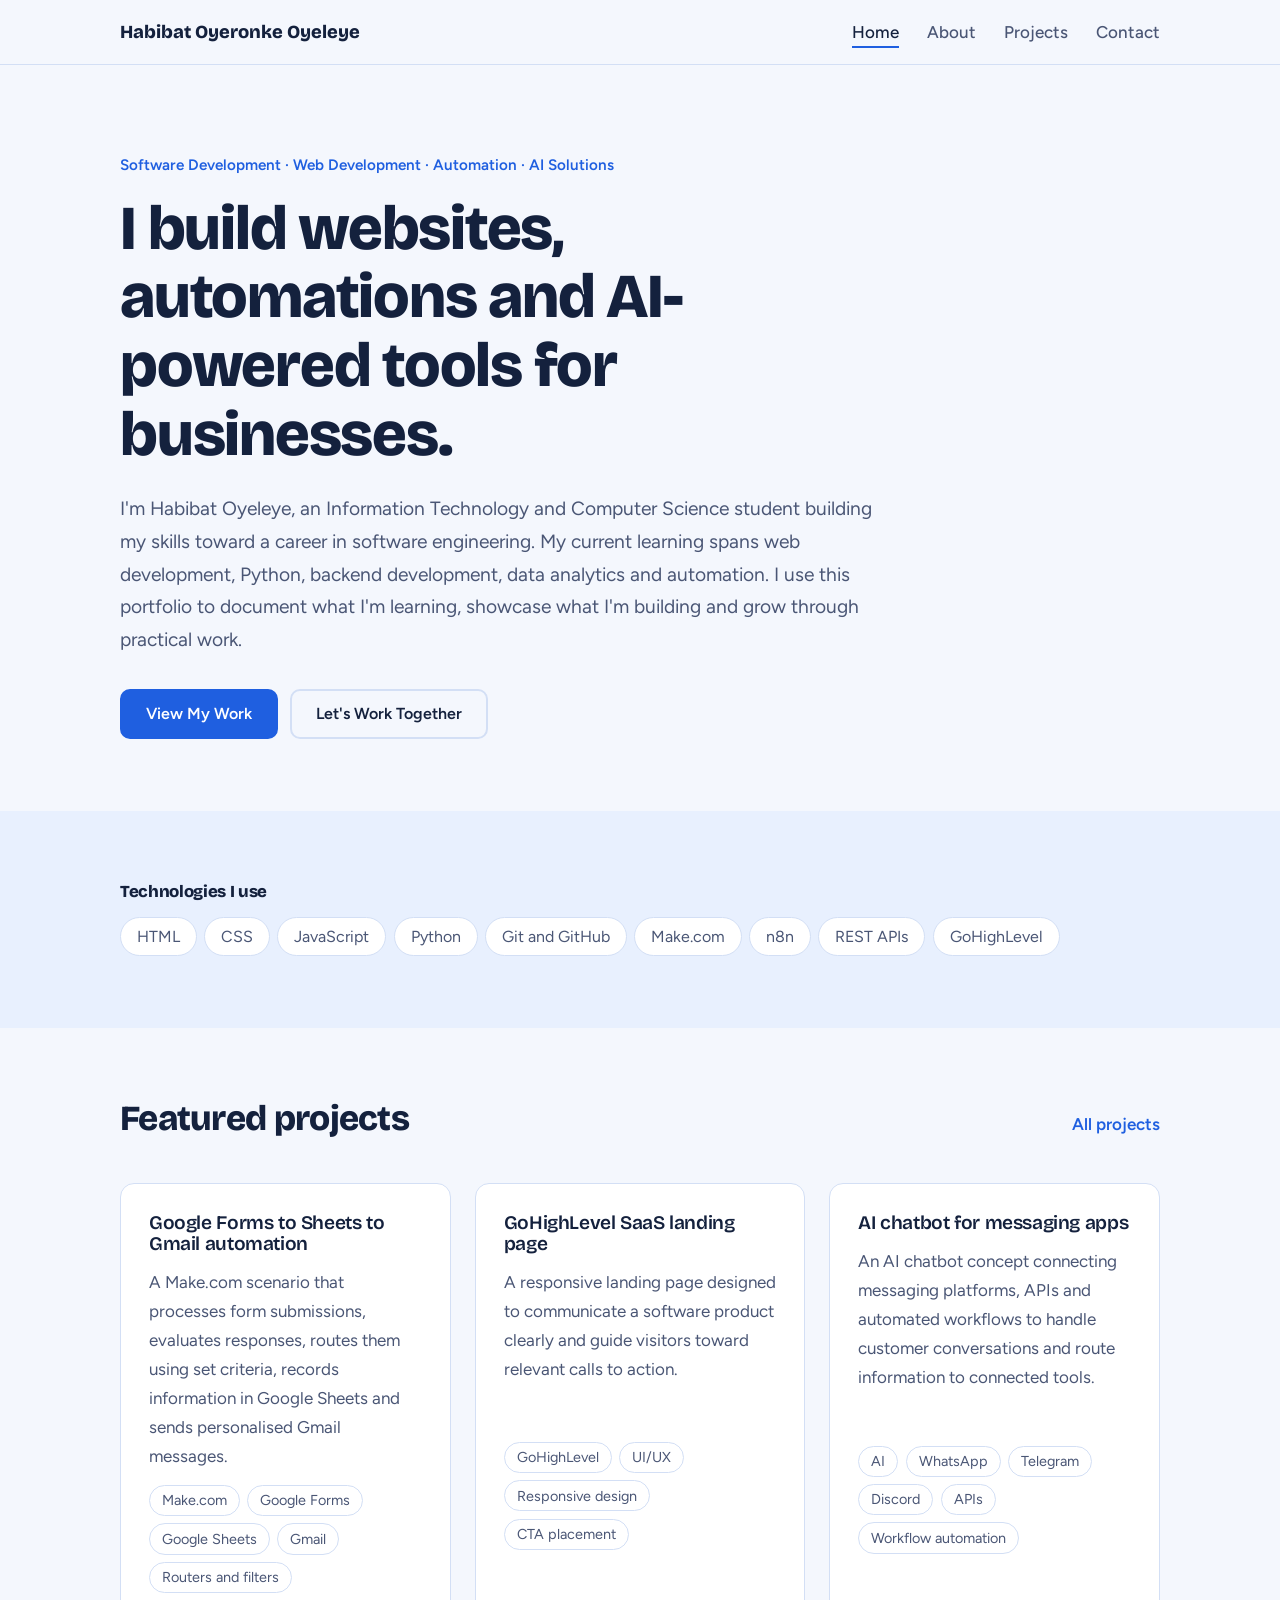
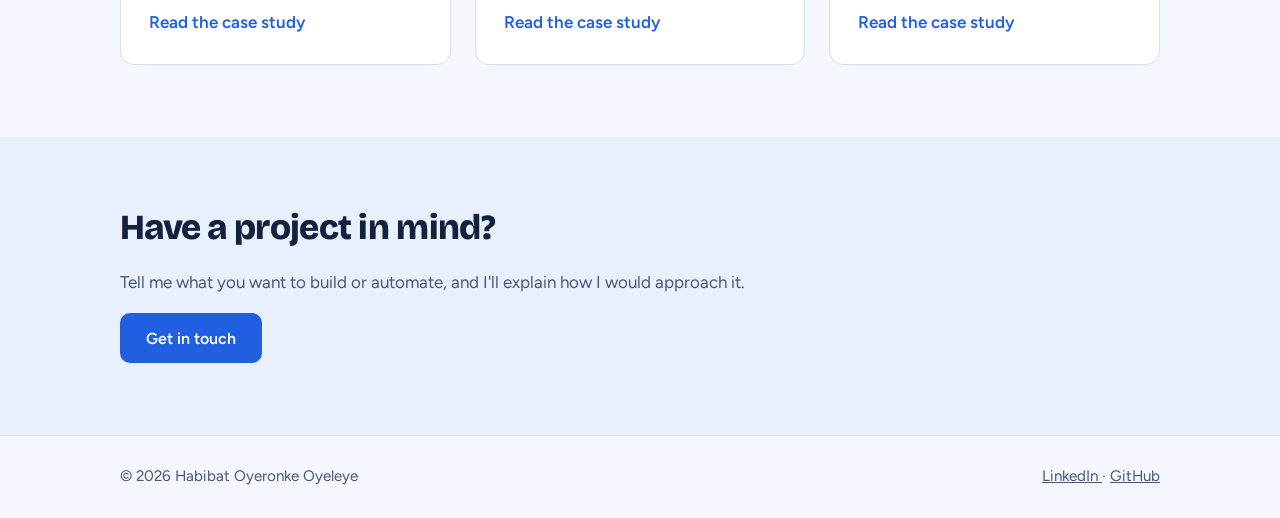
<file: index.html>
<!DOCTYPE html>
<html lang="en">
<head>
  <meta charset="utf-8">
  <meta name="viewport" content="width=device-width, initial-scale=1">

  <title>Habibat Oyeronke Oyeleye | Software Developer</title>

  <meta
    name="description"
    content="Habibat Oyeronke Oyeleye is an aspiring software engineer building websites, automation systems and AI-powered solutions."
  >

  <meta name="author" content="Habibat Oyeronke Oyeleye">

  <link rel="preconnect" href="https://fonts.googleapis.com">
  <link rel="preconnect" href="https://fonts.gstatic.com" crossorigin>

  <link
    href="https://fonts.googleapis.com/css2?family=Bricolage+Grotesque:opsz,wght@12..96,600;12..96,800&family=Figtree:wght@400;500;600&display=swap"
    rel="stylesheet"
  >

  <link rel="stylesheet" href="style.css">
</head>

<body>

<header class="site-header">
  <div class="wrap bar">

    <a class="brand" href="index.html">
      Habibat Oyeronke Oyeleye
    </a>

    <button
      class="menu"
      type="button"
      aria-expanded="false"
      aria-controls="nav"
      aria-label="Open navigation menu"
    >
      Menu
    </button>

    <nav id="nav" aria-label="Main navigation">
      <a href="index.html">Home</a>
      <a href="about.html">About</a>
      <a href="projects.html">Projects</a>
      <a href="contact.html">Contact</a>
    </nav>

  </div>
</header>

<main>

<section class="hero">
  <div class="wrap">

    <p class="eyebrow">
      Software Development · Web Development · Automation · AI Solutions
    </p>

    <h1>
      I build websites, automations and AI-powered tools for businesses.
    </h1>

    <p class="lede">
      I'm Habibat Oyeleye, an Information Technology and Computer Science
      student building my skills toward a career in software engineering.
      My current learning spans web development, Python, backend development,
      data analytics and automation. I use this portfolio to document what
      I'm learning, showcase what I'm building and grow through practical work.
    </p>

    <div class="actions">
      <a class="btn" href="projects.html">View My Work</a>
      <a class="btn ghost" href="contact.html">Let's Work Together</a>
    </div>

  </div>
</section>

<section class="band">
  <div class="wrap">

    <h2 class="small">Technologies I use</h2>

    <ul class="chips big">
      <li>HTML</li>
      <li>CSS</li>
      <li>JavaScript</li>
      <li>Python</li>
      <li>Git and GitHub</li>
      <li>Make.com</li>
      <li>n8n</li>
      <li>REST APIs</li>
      <li>GoHighLevel</li>
    </ul>

  </div>
</section>

<section>
  <div class="wrap">

    <div class="head">
      <h2>Featured projects</h2>
      <a class="more" href="projects.html">All projects</a>
    </div>

    <div class="grid">

      <article class="card">
        <h3>Google Forms to Sheets to Gmail automation</h3>

        <p>
          A Make.com scenario that processes form submissions, evaluates
          responses, routes them using set criteria, records information
          in Google Sheets and sends personalised Gmail messages.
        </p>

        <ul class="chips">
          <li>Make.com</li>
          <li>Google Forms</li>
          <li>Google Sheets</li>
          <li>Gmail</li>
          <li>Routers and filters</li>
        </ul>

        <a class="more" href="projects.html">
          Read the case study
        </a>
      </article>

      <article class="card">
        <h3>GoHighLevel SaaS landing page</h3>

        <p>
          A responsive landing page designed to communicate a software
          product clearly and guide visitors toward relevant calls to action.
        </p>

        <ul class="chips">
          <li>GoHighLevel</li>
          <li>UI/UX</li>
          <li>Responsive design</li>
          <li>CTA placement</li>
        </ul>

        <a class="more" href="projects.html">
          Read the case study
        </a>
      </article>

      <article class="card">
        <h3>AI chatbot for messaging apps</h3>

        <p>
          An AI chatbot concept connecting messaging platforms, APIs and
          automated workflows to handle customer conversations and route
          information to connected tools.
        </p>

        <ul class="chips">
          <li>AI</li>
          <li>WhatsApp</li>
          <li>Telegram</li>
          <li>Discord</li>
          <li>APIs</li>
          <li>Workflow automation</li>
        </ul>

        <a class="more" href="projects.html">
          Read the case study
        </a>
      </article>

    </div>

  </div>
</section>

<section class="band">
  <div class="wrap cta">

    <h2>Have a project in mind?</h2>

    <p>
      Tell me what you want to build or automate, and I'll explain how
      I would approach it.
    </p>

    <a class="btn" href="contact.html">Get in touch</a>

  </div>
</section>

</main>

<footer class="site-footer">
  <div class="wrap foot">

    <span>
      &copy; <span id="year">2026</span> Habibat Oyeronke Oyeleye
    </span>

    <span>
      <a
        href="https://www.linkedin.com/in/oyeleye-habibat-oyeronke-9113a534a"
        rel="noopener noreferrer me"
      >
        LinkedIn
      </a>

      &middot;

      <a
        href="https://github.com/Oyinronke"
        rel="noopener noreferrer me"
      >
        GitHub
      </a>
    </span>

  </div>
</footer>

<script src="script.js"></script>

</body>
</html>
</file>
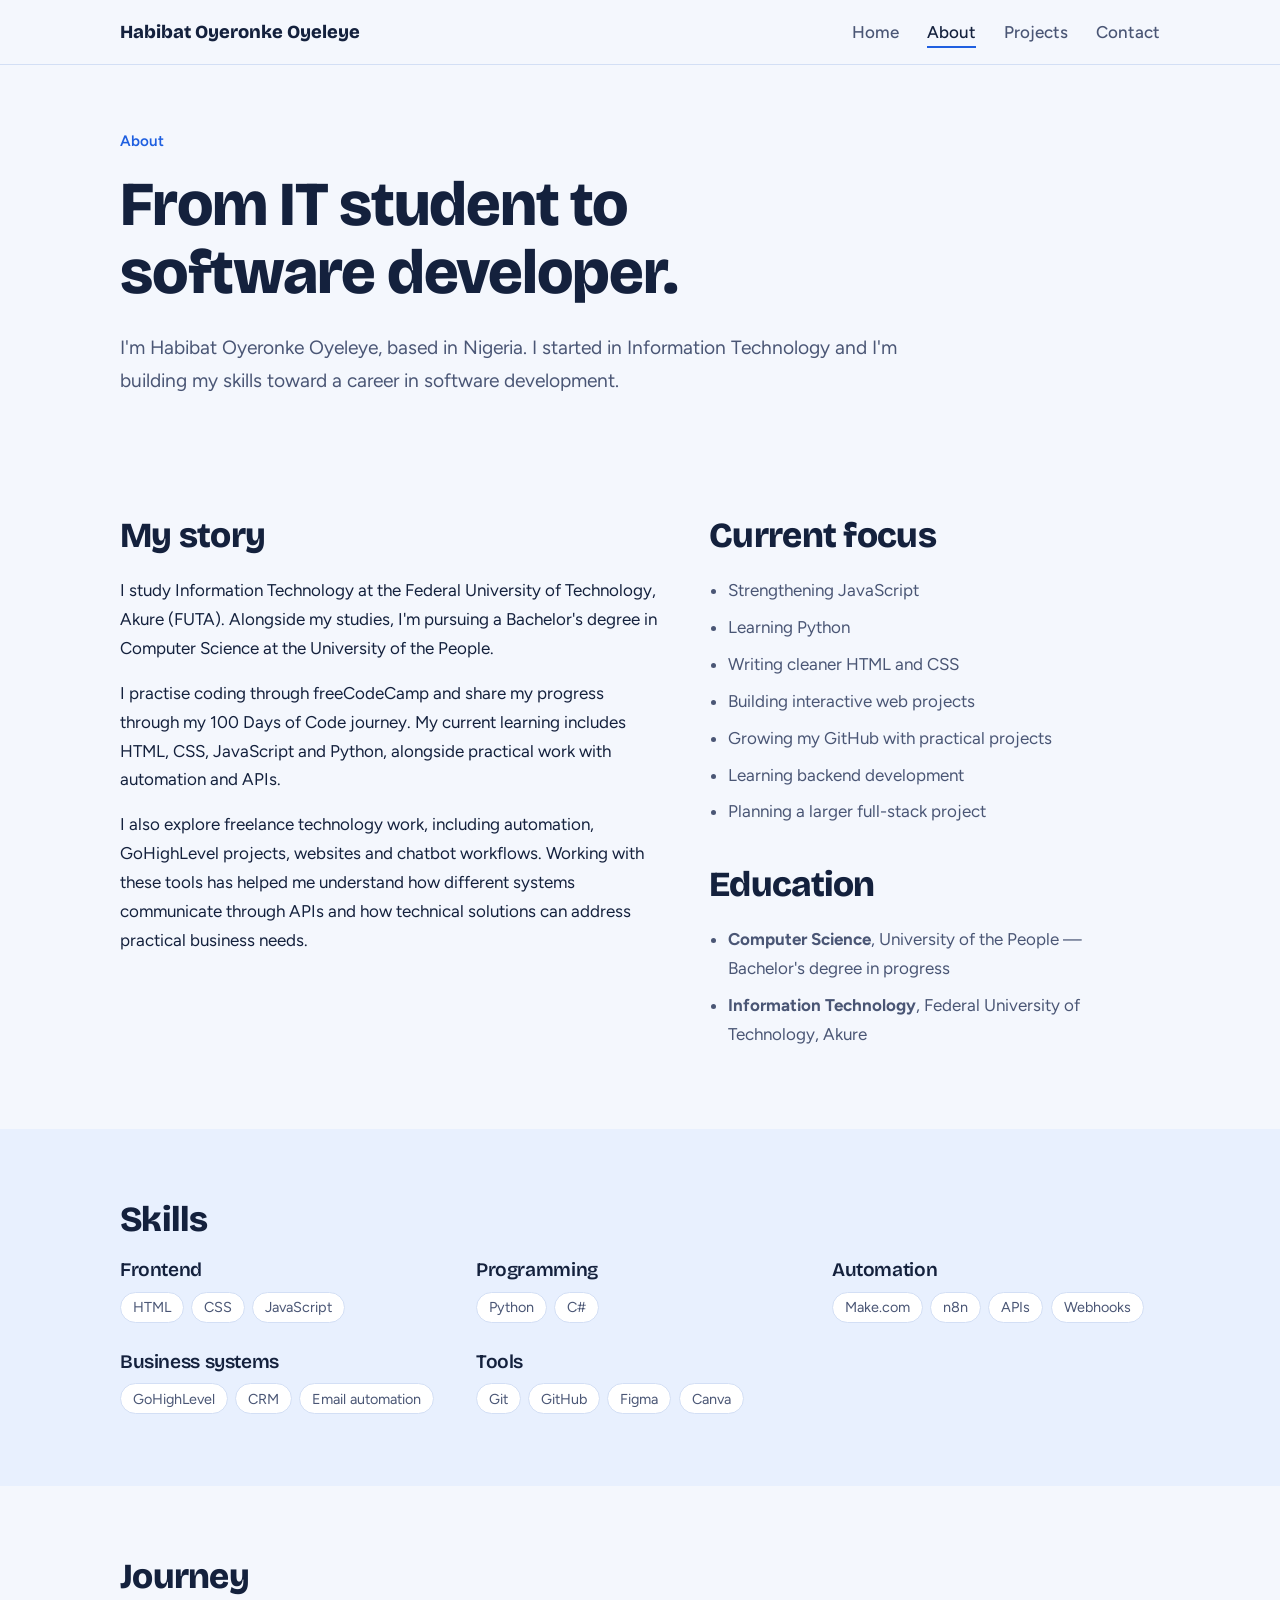
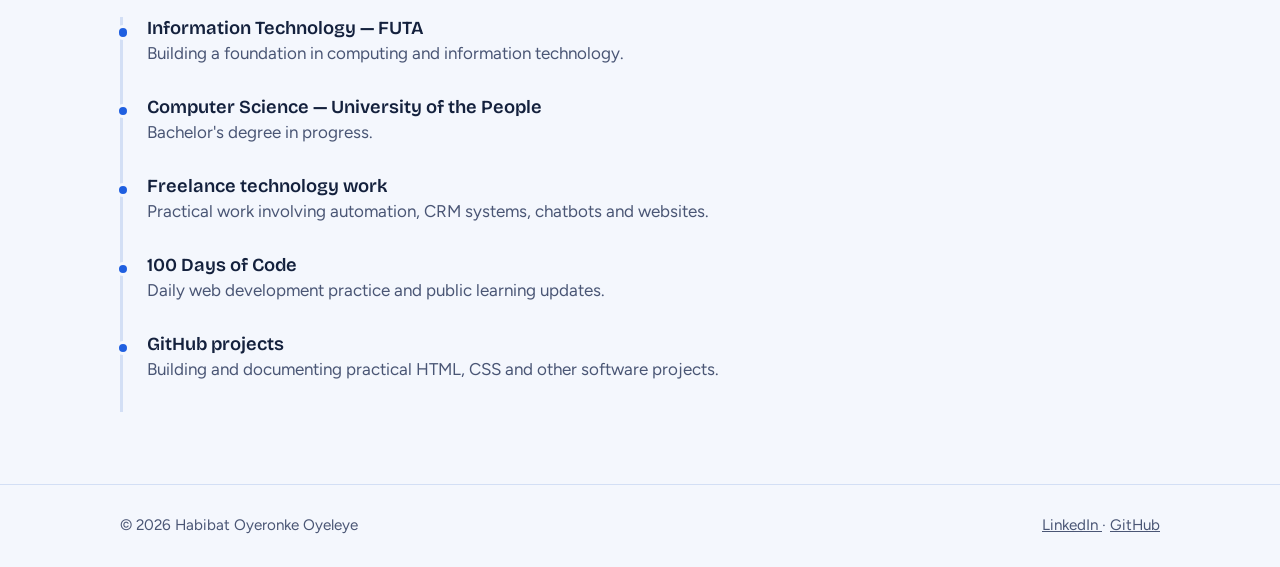
<file: about.html>
<!DOCTYPE html>
<html lang="en">
<head>
  <meta charset="utf-8">
  <meta name="viewport" content="width=device-width, initial-scale=1">

  <title>About | Habibat Oyeronke Oyeleye</title>

  <meta
    name="description"
    content="Learn about Habibat Oyeronke Oyeleye, an Information Technology and Computer Science student developing skills in software development, automation and web technologies."
  >

  <meta name="author" content="Habibat Oyeronke Oyeleye">

  <link rel="preconnect" href="https://fonts.googleapis.com">
  <link rel="preconnect" href="https://fonts.gstatic.com" crossorigin>

  <link
    href="https://fonts.googleapis.com/css2?family=Bricolage+Grotesque:opsz,wght@12..96,600;12..96,800&family=Figtree:wght@400;500;600&display=swap"
    rel="stylesheet"
  >

  <link rel="stylesheet" href="style.css">
</head>

<body>

<header class="site-header">
  <div class="wrap bar">

    <a class="brand" href="index.html">
      Habibat Oyeronke Oyeleye
    </a>

    <button
      class="menu"
      type="button"
      aria-expanded="false"
      aria-controls="nav"
      aria-label="Open navigation menu"
    >
      Menu
    </button>

    <nav id="nav" aria-label="Main navigation">
      <a href="index.html">Home</a>
      <a href="about.html">About</a>
      <a href="projects.html">Projects</a>
      <a href="contact.html">Contact</a>
    </nav>

  </div>
</header>

<main>

<section class="hero small-hero">
  <div class="wrap">

    <p class="eyebrow">About</p>

    <h1>
      From IT student to software developer.
    </h1>

    <p class="lede">
      I'm Habibat Oyeronke Oyeleye, based in Nigeria. I started in
      Information Technology and I'm building my skills toward a career
      in software development.
    </p>

  </div>
</section>

<section>
  <div class="wrap two">

    <div>
      <h2>My story</h2>

      <p>
        I study Information Technology at the Federal University of
        Technology, Akure (FUTA). Alongside my studies, I'm pursuing
        a Bachelor's degree in Computer Science at the University of
        the People.
      </p>

      <p>
        I practise coding through freeCodeCamp and share my progress
        through my 100 Days of Code journey. My current learning includes
        HTML, CSS, JavaScript and Python, alongside practical work with
        automation and APIs.
      </p>

      <p>
        I also explore freelance technology work, including automation,
        GoHighLevel projects, websites and chatbot workflows. Working
        with these tools has helped me understand how different systems
        communicate through APIs and how technical solutions can address
        practical business needs.
      </p>
    </div>

    <div>

      <h2>Current focus</h2>

      <ul class="list">
        <li>Strengthening JavaScript</li>
        <li>Learning Python</li>
        <li>Writing cleaner HTML and CSS</li>
        <li>Building interactive web projects</li>
        <li>Growing my GitHub with practical projects</li>
        <li>Learning backend development</li>
        <li>Planning a larger full-stack project</li>
      </ul>

      <h2 class="gap">Education</h2>

      <ul class="list">
        <li>
          <b>Computer Science</b>, University of the People —
          Bachelor's degree in progress
        </li>

        <li>
          <b>Information Technology</b>, Federal University of
          Technology, Akure
        </li>
      </ul>

    </div>

  </div>
</section>

<section class="band">
  <div class="wrap">

    <h2>Skills</h2>

    <div class="skills">

      <div>
        <h3>Frontend</h3>
        <ul class="chips">
          <li>HTML</li>
          <li>CSS</li>
          <li>JavaScript</li>
        </ul>
      </div>

      <div>
        <h3>Programming</h3>
        <ul class="chips">
          <li>Python</li>
          <li>C#</li>
        </ul>
      </div>

      <div>
        <h3>Automation</h3>
        <ul class="chips">
          <li>Make.com</li>
          <li>n8n</li>
          <li>APIs</li>
          <li>Webhooks</li>
        </ul>
      </div>

      <div>
        <h3>Business systems</h3>
        <ul class="chips">
          <li>GoHighLevel</li>
          <li>CRM</li>
          <li>Email automation</li>
        </ul>
      </div>

      <div>
        <h3>Tools</h3>
        <ul class="chips">
          <li>Git</li>
          <li>GitHub</li>
          <li>Figma</li>
          <li>Canva</li>
        </ul>
      </div>

    </div>

  </div>
</section>

<section>
  <div class="wrap">

    <h2>Journey</h2>

    <ol class="timeline">

      <li>
        <b>Information Technology — FUTA</b>
        <span>
          Building a foundation in computing and information technology.
        </span>
      </li>

      <li>
        <b>Computer Science — University of the People</b>
        <span>
          Bachelor's degree in progress.
        </span>
      </li>

      <li>
        <b>Freelance technology work</b>
        <span>
          Practical work involving automation, CRM systems, chatbots
          and websites.
        </span>
      </li>

      <li>
        <b>100 Days of Code</b>
        <span>
          Daily web development practice and public learning updates.
        </span>
      </li>

      <li>
        <b>GitHub projects</b>
        <span>
          Building and documenting practical HTML, CSS and other
          software projects.
        </span>
      </li>

    </ol>

  </div>
</section>

</main>

<footer class="site-footer">
  <div class="wrap foot">

    <span>
      &copy; <span id="year">2026</span> Habibat Oyeronke Oyeleye
    </span>

    <span>
      <a
        href="https://www.linkedin.com/in/oyeleye-habibat-oyeronke-9113a534a"
        rel="noopener noreferrer me"
      >
        LinkedIn
      </a>

      &middot;

      <a
        href="https://github.com/Oyinronke"
        rel="noopener noreferrer me"
      >
        GitHub
      </a>
    </span>

  </div>
</footer>

<script src="script.js"></script>

</body>
</html>
</file>
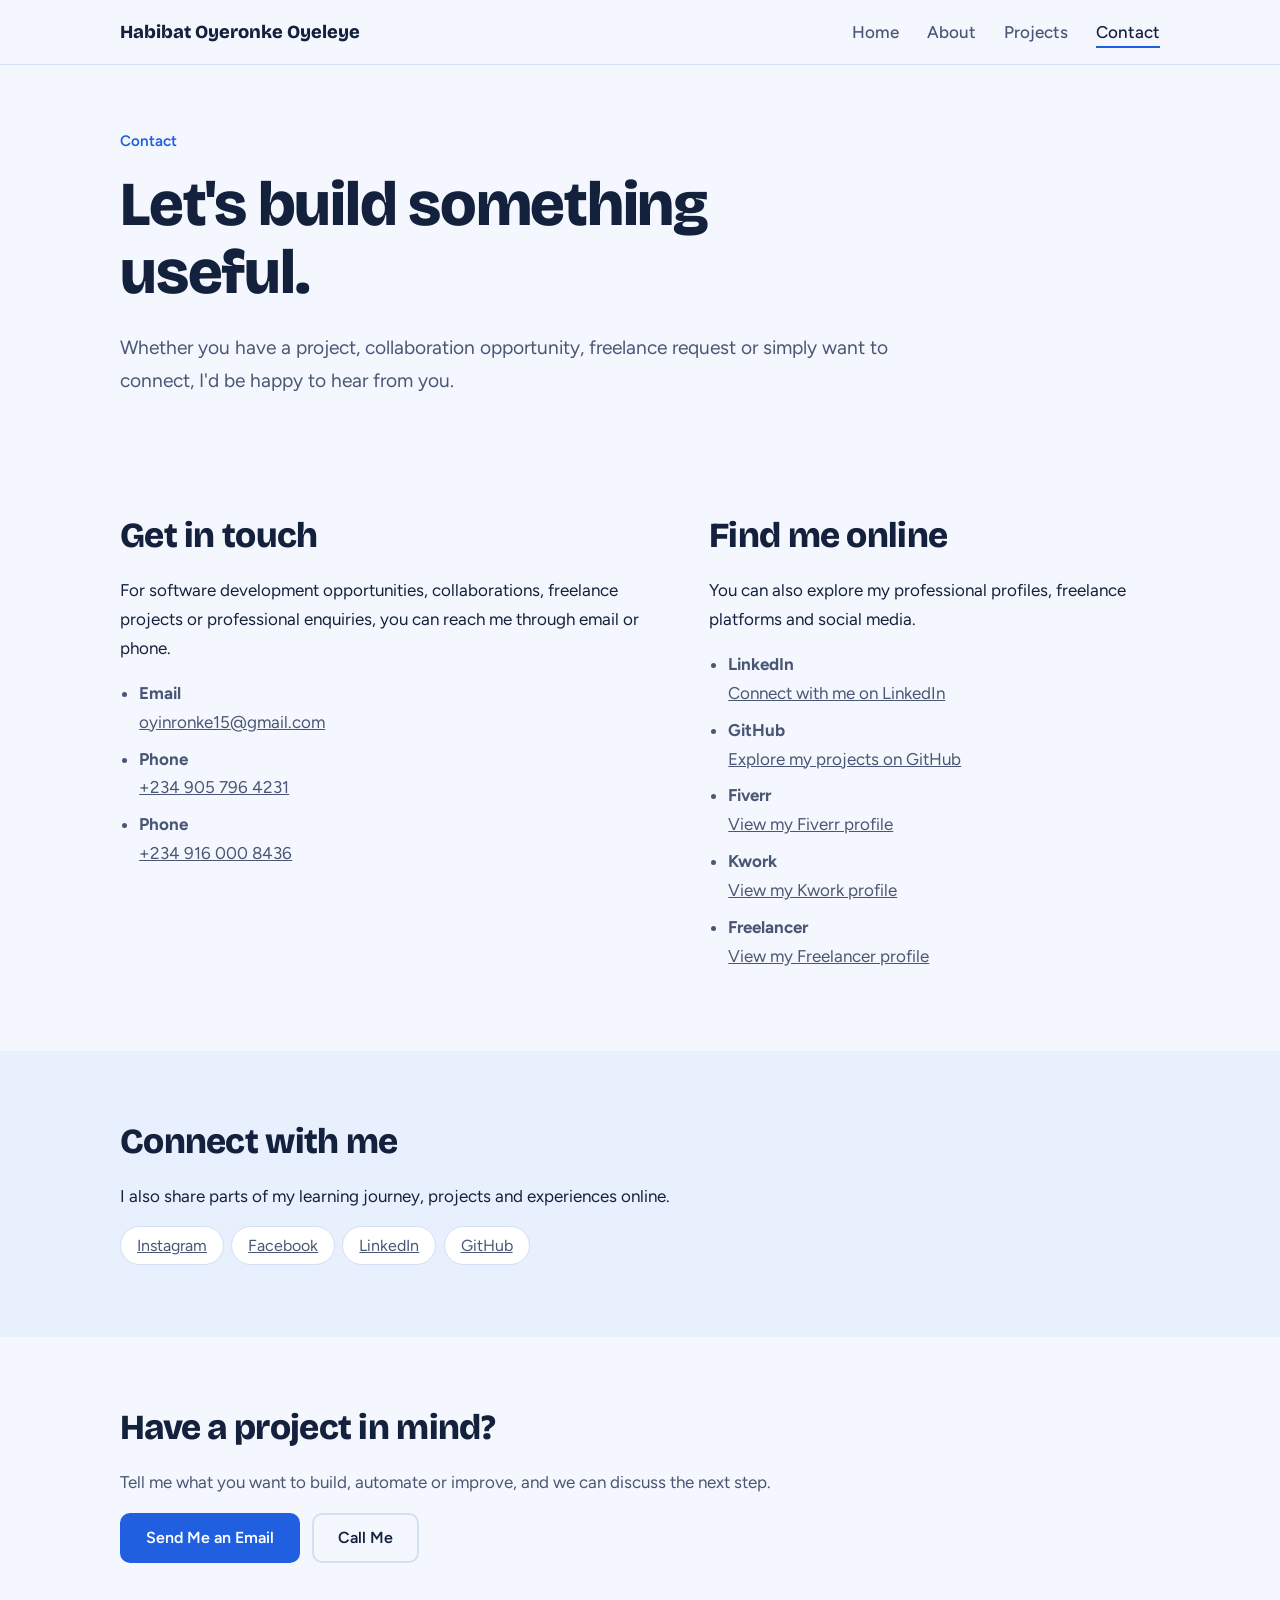
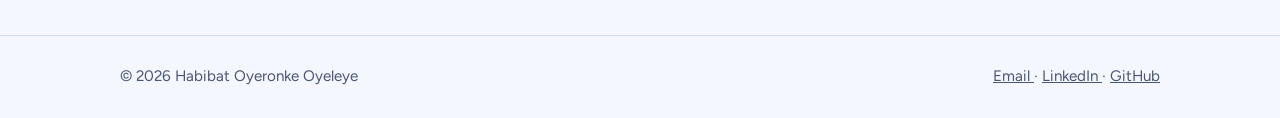
<file: contact.html>
<!DOCTYPE html>
<html lang="en">
<head>
  <meta charset="utf-8">
  <meta name="viewport" content="width=device-width, initial-scale=1">

  <title>Contact | Habibat Oyeronke Oyeleye</title>

  <meta
    name="description"
    content="Contact Habibat Oyeronke Oyeleye for software development opportunities, collaborations, freelance projects, and professional connections."
  >

  <meta name="author" content="Habibat Oyeronke Oyeleye">

  <link rel="preconnect" href="https://fonts.googleapis.com">
  <link rel="preconnect" href="https://fonts.gstatic.com" crossorigin>

  <link
    href="https://fonts.googleapis.com/css2?family=Bricolage+Grotesque:opsz,wght@12..96,600;12..96,800&family=Figtree:wght@400;500;600&display=swap"
    rel="stylesheet"
  >

  <link rel="stylesheet" href="style.css">
</head>

<body>

<header class="site-header">
  <div class="wrap bar">

    <a class="brand" href="index.html">
      Habibat Oyeronke Oyeleye
    </a>

    <button
      class="menu"
      type="button"
      aria-expanded="false"
      aria-controls="nav"
      aria-label="Open navigation menu"
    >
      Menu
    </button>

    <nav id="nav" aria-label="Main navigation">
      <a href="index.html">Home</a>
      <a href="about.html">About</a>
      <a href="projects.html">Projects</a>
      <a href="contact.html">Contact</a>
    </nav>

  </div>
</header>

<main>

<!-- ================= CONTACT HERO ================= -->

<section class="hero small-hero">
  <div class="wrap">

    <p class="eyebrow">Contact</p>

    <h1>
      Let's build something useful.
    </h1>

    <p class="lede">
      Whether you have a project, collaboration opportunity,
      freelance request or simply want to connect, I'd be happy
      to hear from you.
    </p>

  </div>
</section>


<!-- ================= CONTACT INFORMATION ================= -->

<section>
  <div class="wrap">

    <div class="two">

      <!-- Professional Contact -->

      <div>

        <h2>Get in touch</h2>

        <p>
          For software development opportunities, collaborations,
          freelance projects or professional enquiries, you can
          reach me through email or phone.
        </p>

        <ul class="list">

          <li>
            <b>Email</b>
            <br>
            <a href="mailto:oyinronke15@gmail.com">
              oyinronke15@gmail.com
            </a>
          </li>

          <li>
            <b>Phone</b>
            <br>
            <a href="tel:+2349057964231">
              +234 905 796 4231
            </a>
          </li>

          <li>
            <b>Phone</b>
            <br>
            <a href="tel:+2349160008436">
              +234 916 000 8436
            </a>
          </li>

        </ul>

      </div>


      <!-- Professional Platforms -->

      <div>

        <h2>Find me online</h2>

        <p>
          You can also explore my professional profiles,
          freelance platforms and social media.
        </p>

        <ul class="list">

          <li>
            <b>LinkedIn</b>
            <br>
            <a
              href="https://www.linkedin.com/in/oyeleye-habibat-oyeronke-9113a534a"
              target="_blank"
              rel="noopener noreferrer me"
            >
              Connect with me on LinkedIn
            </a>
          </li>

          <li>
            <b>GitHub</b>
            <br>
            <a
              href="https://github.com/Oyinronke"
              target="_blank"
              rel="noopener noreferrer me"
            >
              Explore my projects on GitHub
            </a>
          </li>

          <li>
            <b>Fiverr</b>
            <br>
            <a
              href="https://www.fiverr.com/oyeleye_hab"
              target="_blank"
              rel="noopener noreferrer"
            >
              View my Fiverr profile
            </a>
          </li>

          <li>
            <b>Kwork</b>
            <br>
            <a
              href="https://kwork.com/user/HabibatOye"
              target="_blank"
              rel="noopener noreferrer"
            >
              View my Kwork profile
            </a>
          </li>

          <li>
            <b>Freelancer</b>
            <br>
            <a
              href="https://www.freelancer.com/u/HabibatOye"
              target="_blank"
              rel="noopener noreferrer"
            >
              View my Freelancer profile
            </a>
          </li>

        </ul>

      </div>

    </div>

  </div>
</section>


<!-- ================= SOCIAL ================= -->

<section class="band">
  <div class="wrap">

    <h2>Connect with me</h2>

    <p>
      I also share parts of my learning journey, projects
      and experiences online.
    </p>

    <ul class="chips big">

      <li>
        <a
          href="https://www.instagram.com/oyin_ronke"
          target="_blank"
          rel="noopener noreferrer me"
        >
          Instagram
        </a>
      </li>

      <li>
        <a
          href="https://www.facebook.com/profile.php?id=61581814044449"
          target="_blank"
          rel="noopener noreferrer me"
        >
          Facebook
        </a>
      </li>

      <li>
        <a
          href="https://www.linkedin.com/in/oyeleye-habibat-oyeronke-9113a534a"
          target="_blank"
          rel="noopener noreferrer me"
        >
          LinkedIn
        </a>
      </li>

      <li>
        <a
          href="https://github.com/Oyinronke"
          target="_blank"
          rel="noopener noreferrer me"
        >
          GitHub
        </a>
      </li>

    </ul>

  </div>
</section>


<!-- ================= CTA ================= -->

<section>
  <div class="wrap cta">

    <h2>
      Have a project in mind?
    </h2>

    <p>
      Tell me what you want to build, automate or improve,
      and we can discuss the next step.
    </p>

    <div class="actions">

      <a
        class="btn"
        href="mailto:oyinronke15@gmail.com"
      >
        Send Me an Email
      </a>

      <a
        class="btn ghost"
        href="tel:+2349057964231"
      >
        Call Me
      </a>

    </div>

  </div>
</section>

</main>


<!-- ================= FOOTER ================= -->

<footer class="site-footer">
  <div class="wrap foot">

    <span>
      &copy; <span id="year">2026</span>
      Habibat Oyeronke Oyeleye
    </span>

    <span>

      <a
        href="mailto:oyinronke15@gmail.com"
      >
        Email
      </a>

      &middot;

      <a
        href="https://www.linkedin.com/in/oyeleye-habibat-oyeronke-9113a534a"
        target="_blank"
        rel="noopener noreferrer me"
      >
        LinkedIn
      </a>

      &middot;

      <a
        href="https://github.com/Oyinronke"
        target="_blank"
        rel="noopener noreferrer me"
      >
        GitHub
      </a>

    </span>

  </div>
</footer>


<script src="script.js"></script>

</body>
</html>
</file>
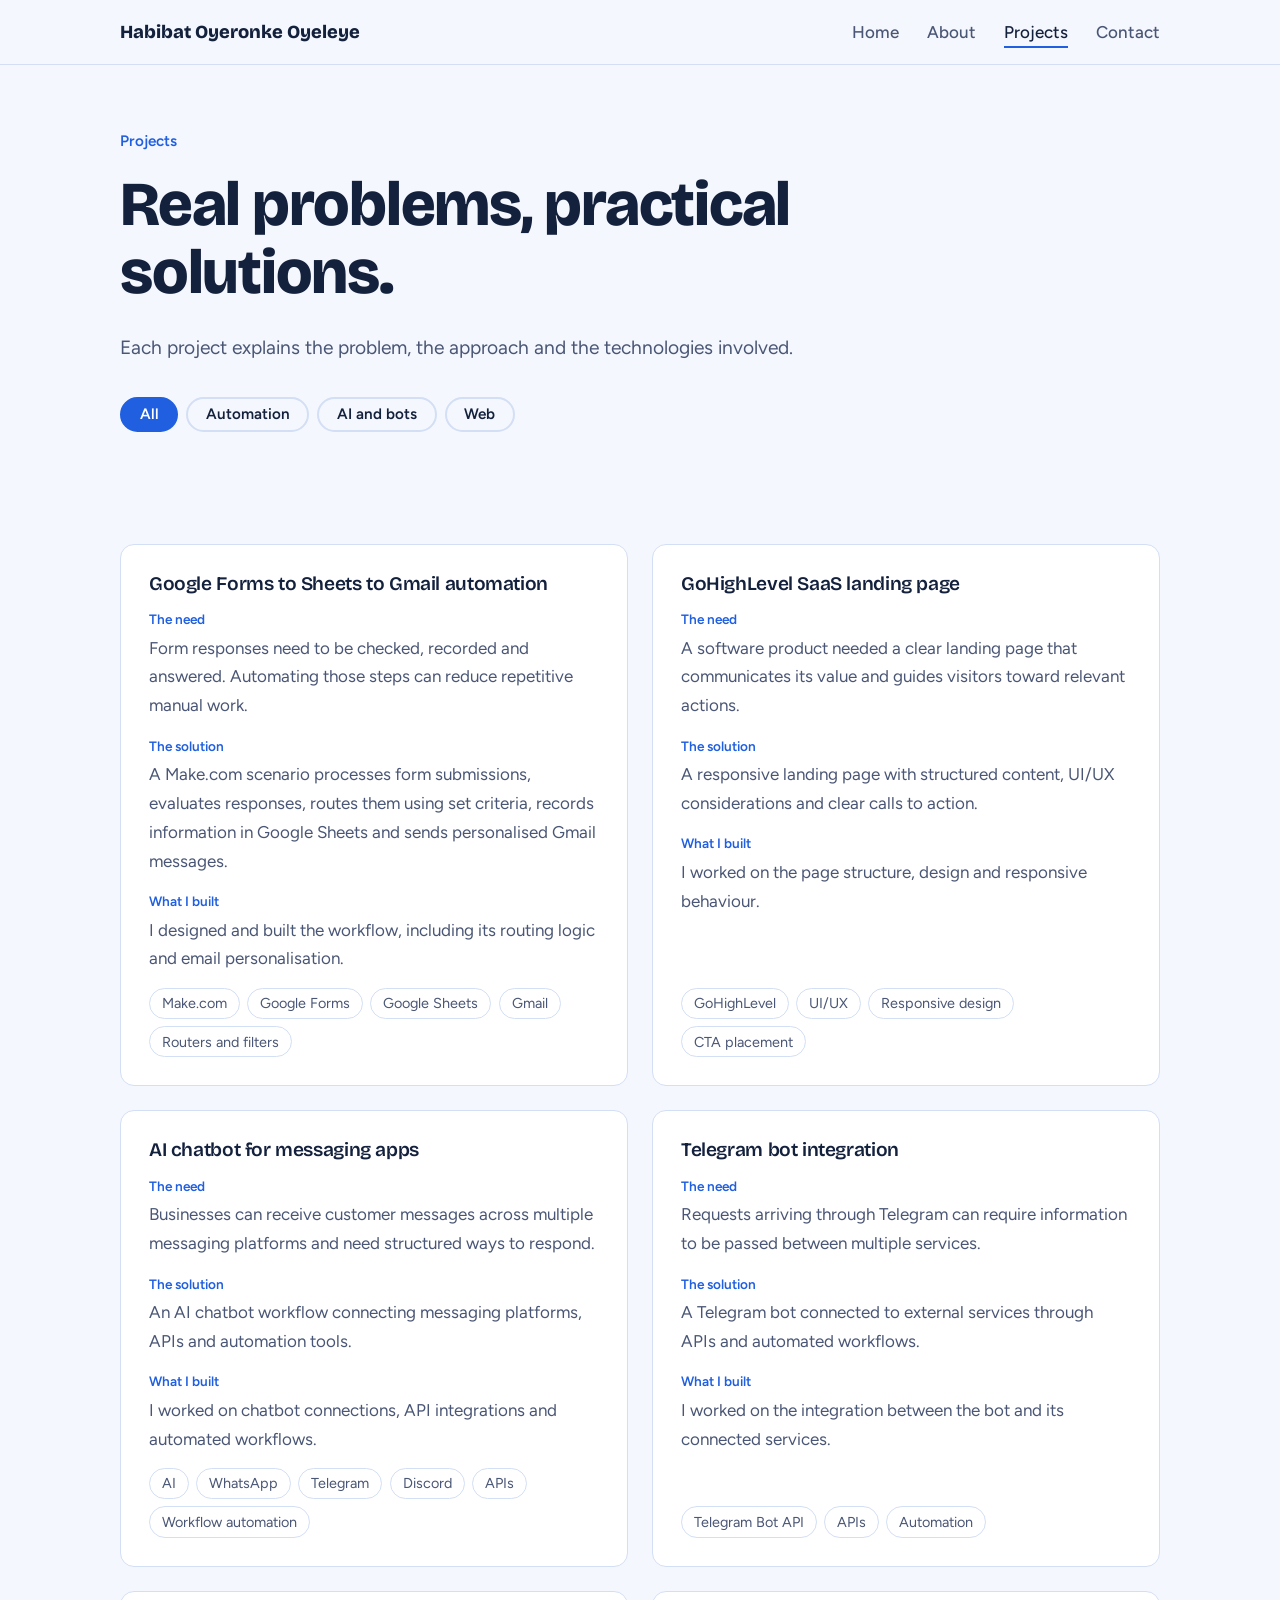
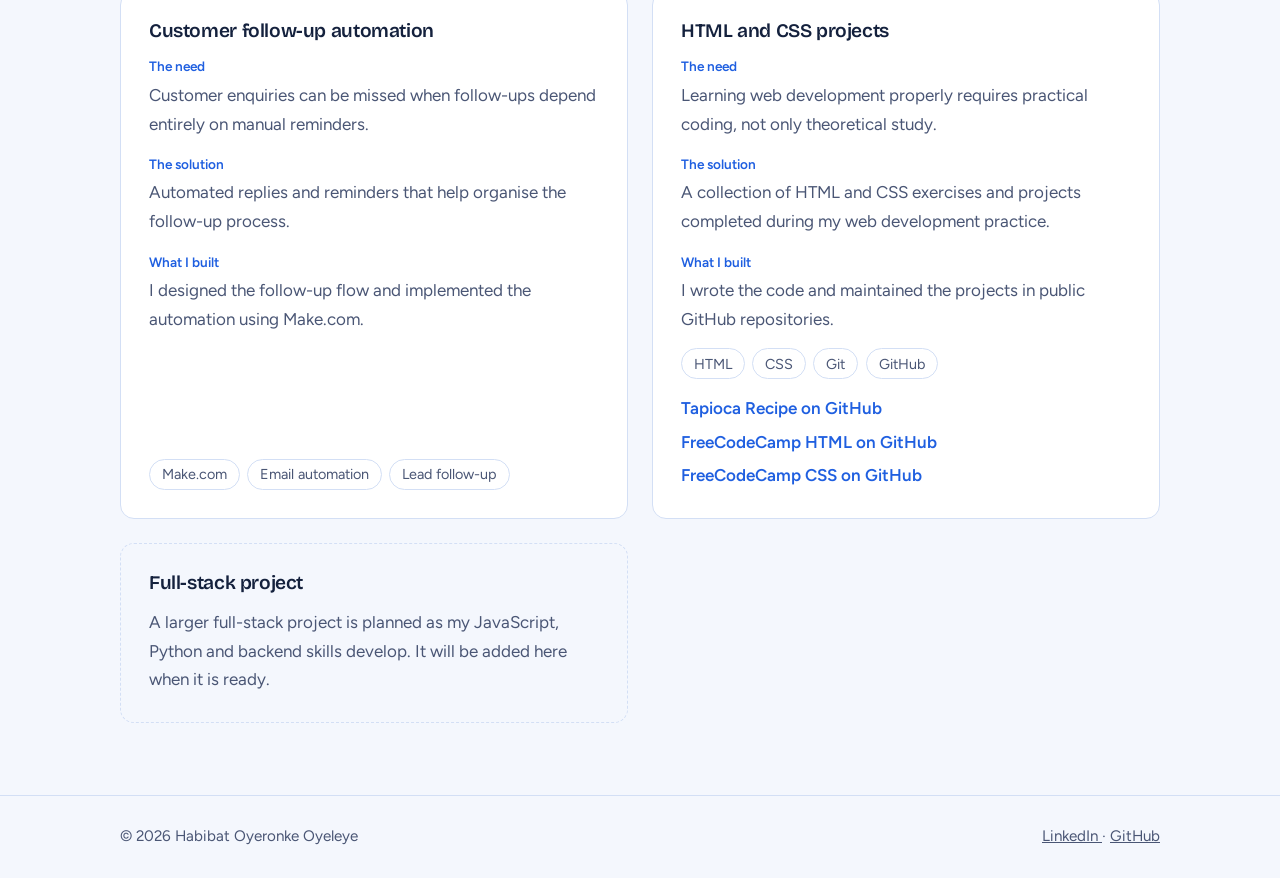
<file: projects.html>
<!DOCTYPE html>
<html lang="en">
<head>
  <meta charset="utf-8">
  <meta name="viewport" content="width=device-width, initial-scale=1">

  <title>Projects | Habibat Oyeronke Oyeleye</title>

  <meta
    name="description"
    content="Projects by Habibat Oyeronke Oyeleye, including web development, automation, APIs and AI chatbot work."
  >

  <meta name="author" content="Habibat Oyeronke Oyeleye">

  <link rel="preconnect" href="https://fonts.googleapis.com">
  <link rel="preconnect" href="https://fonts.gstatic.com" crossorigin>

  <link
    href="https://fonts.googleapis.com/css2?family=Bricolage+Grotesque:opsz,wght@12..96,600;12..96,800&family=Figtree:wght@400;500;600&display=swap"
    rel="stylesheet"
  >

  <link rel="stylesheet" href="style.css">
</head>

<body>

<header class="site-header">
  <div class="wrap bar">

    <a class="brand" href="index.html">
      Habibat Oyeronke Oyeleye
    </a>

    <button
      class="menu"
      type="button"
      aria-expanded="false"
      aria-controls="nav"
      aria-label="Open navigation menu"
    >
      Menu
    </button>

    <nav id="nav" aria-label="Main navigation">
      <a href="index.html">Home</a>
      <a href="about.html">About</a>
      <a href="projects.html">Projects</a>
      <a href="contact.html">Contact</a>
    </nav>

  </div>
</header>

<main>

<section class="hero small-hero">
  <div class="wrap">

    <p class="eyebrow">Projects</p>

    <h1>
      Real problems, practical solutions.
    </h1>

    <p class="lede">
      Each project explains the problem, the approach and the technologies
      involved.
    </p>

    <div
      class="filters"
      role="group"
      aria-label="Filter projects"
    >
      <button
        type="button"
        class="on"
        data-f="all"
        aria-pressed="true"
      >
        All
      </button>

      <button
        type="button"
        data-f="automation"
        aria-pressed="false"
      >
        Automation
      </button>

      <button
        type="button"
        data-f="ai"
        aria-pressed="false"
      >
        AI and bots
      </button>

      <button
        type="button"
        data-f="web"
        aria-pressed="false"
      >
        Web
      </button>
    </div>

  </div>
</section>

<section>
  <div class="wrap">

    <div class="grid two-col">

      <article class="card project" data-cat="automation">
        <h3>Google Forms to Sheets to Gmail automation</h3>

        <dl>
          <dt>The need</dt>
          <dd>
            Form responses need to be checked, recorded and answered.
            Automating those steps can reduce repetitive manual work.
          </dd>

          <dt>The solution</dt>
          <dd>
            A Make.com scenario processes form submissions, evaluates
            responses, routes them using set criteria, records information
            in Google Sheets and sends personalised Gmail messages.
          </dd>

          <dt>What I built</dt>
          <dd>
            I designed and built the workflow, including its routing logic
            and email personalisation.
          </dd>
        </dl>

        <ul class="chips">
          <li>Make.com</li>
          <li>Google Forms</li>
          <li>Google Sheets</li>
          <li>Gmail</li>
          <li>Routers and filters</li>
        </ul>
      </article>

      <article class="card project" data-cat="web">
        <h3>GoHighLevel SaaS landing page</h3>

        <dl>
          <dt>The need</dt>
          <dd>
            A software product needed a clear landing page that communicates
            its value and guides visitors toward relevant actions.
          </dd>

          <dt>The solution</dt>
          <dd>
            A responsive landing page with structured content, UI/UX
            considerations and clear calls to action.
          </dd>

          <dt>What I built</dt>
          <dd>
            I worked on the page structure, design and responsive behaviour.
          </dd>
        </dl>

        <ul class="chips">
          <li>GoHighLevel</li>
          <li>UI/UX</li>
          <li>Responsive design</li>
          <li>CTA placement</li>
        </ul>
      </article>

      <article class="card project" data-cat="ai">
        <h3>AI chatbot for messaging apps</h3>

        <dl>
          <dt>The need</dt>
          <dd>
            Businesses can receive customer messages across multiple
            messaging platforms and need structured ways to respond.
          </dd>

          <dt>The solution</dt>
          <dd>
            An AI chatbot workflow connecting messaging platforms,
            APIs and automation tools.
          </dd>

          <dt>What I built</dt>
          <dd>
            I worked on chatbot connections, API integrations and
            automated workflows.
          </dd>
        </dl>

        <ul class="chips">
          <li>AI</li>
          <li>WhatsApp</li>
          <li>Telegram</li>
          <li>Discord</li>
          <li>APIs</li>
          <li>Workflow automation</li>
        </ul>
      </article>

      <article class="card project" data-cat="ai">
        <h3>Telegram bot integration</h3>

        <dl>
          <dt>The need</dt>
          <dd>
            Requests arriving through Telegram can require information
            to be passed between multiple services.
          </dd>

          <dt>The solution</dt>
          <dd>
            A Telegram bot connected to external services through APIs
            and automated workflows.
          </dd>

          <dt>What I built</dt>
          <dd>
            I worked on the integration between the bot and its connected
            services.
          </dd>
        </dl>

        <ul class="chips">
          <li>Telegram Bot API</li>
          <li>APIs</li>
          <li>Automation</li>
        </ul>
      </article>

      <article class="card project" data-cat="automation">
        <h3>Customer follow-up automation</h3>

        <dl>
          <dt>The need</dt>
          <dd>
            Customer enquiries can be missed when follow-ups depend entirely
            on manual reminders.
          </dd>

          <dt>The solution</dt>
          <dd>
            Automated replies and reminders that help organise the
            follow-up process.
          </dd>

          <dt>What I built</dt>
          <dd>
            I designed the follow-up flow and implemented the automation
            using Make.com.
          </dd>
        </dl>

        <ul class="chips">
          <li>Make.com</li>
          <li>Email automation</li>
          <li>Lead follow-up</li>
        </ul>
      </article>

      <article class="card project" data-cat="web">
        <h3>HTML and CSS projects</h3>

        <dl>
          <dt>The need</dt>
          <dd>
            Learning web development properly requires practical coding,
            not only theoretical study.
          </dd>

          <dt>The solution</dt>
          <dd>
            A collection of HTML and CSS exercises and projects completed
            during my web development practice.
          </dd>

          <dt>What I built</dt>
          <dd>
            I wrote the code and maintained the projects in public
            GitHub repositories.
          </dd>
        </dl>

        <ul class="chips">
          <li>HTML</li>
          <li>CSS</li>
          <li>Git</li>
          <li>GitHub</li>
        </ul>

        <div class="plinks">

          <a
            href="https://github.com/Oyinronke/tapioca-recipe"
            target="_blank"
            rel="noopener noreferrer"
          >
            Tapioca Recipe on GitHub
          </a>

          <a
            href="https://github.com/Oyinronke/FreeCodeCamp-HTML."
            target="_blank"
            rel="noopener noreferrer"
          >
            FreeCodeCamp HTML on GitHub
          </a>

          <a
            href="https://github.com/Oyinronke/FreeCodeCamp-CSS."
            target="_blank"
            rel="noopener noreferrer"
          >
            FreeCodeCamp CSS on GitHub
          </a>

        </div>
      </article>

      <article class="card project soon">
        <h3>Full-stack project</h3>

        <p>
          A larger full-stack project is planned as my JavaScript,
          Python and backend skills develop. It will be added here
          when it is ready.
        </p>
      </article>

    </div>

  </div>
</section>

</main>

<footer class="site-footer">
  <div class="wrap foot">

    <span>
      &copy; <span id="year">2026</span> Habibat Oyeronke Oyeleye
    </span>

    <span>
      <a
        href="https://www.linkedin.com/in/oyeleye-habibat-oyeronke-9113a534a"
        rel="noopener noreferrer me"
      >
        LinkedIn
      </a>

      &middot;

      <a
        href="https://github.com/Oyinronke"
        rel="noopener noreferrer me"
      >
        GitHub
      </a>
    </span>

  </div>
</footer>

<script src="script.js"></script>

</body>
</html>
</file>
<file: style.css>
:root {
  --bg: #f4f7fd;
  --surface: #ffffff;
  --band: #e8f0fe;
  --ink: #14213d;
  --muted: #4a5675;
  --line: #d3dff5;
  --accent: #1f5fe0;
  --accent-ink: #ffffff;

  --display: "Bricolage Grotesque", "Trebuchet MS", system-ui, sans-serif;
  --body: "Figtree", "Segoe UI", system-ui, sans-serif;
}

@media (prefers-color-scheme: dark) {
  :root {
    --bg: #0b1a3d;
    --surface: #13244f;
    --band: #10204a;
    --ink: #eaf0fb;
    --muted: #a9b6d3;
    --line: #27396b;
    --accent: #7aa9ff;
    --accent-ink: #0b1a3d;
  }
}


/* ================= GLOBAL ================= */

*,
*::before,
*::after {
  box-sizing: border-box;
}

html {
  scroll-behavior: smooth;
}

body {
  margin: 0;
  background: var(--bg);
  color: var(--ink);
  font: 400 1.0625rem/1.7 var(--body);
  -webkit-font-smoothing: antialiased;
}

img {
  max-width: 100%;
  height: auto;
  display: block;
}

a {
  color: inherit;
}

:focus-visible {
  outline: 3px solid var(--accent);
  outline-offset: 3px;
  border-radius: 4px;
}

.wrap {
  width: min(1040px, calc(100% - 3rem));
  margin: 0 auto;
}


/* ================= TYPOGRAPHY ================= */

h1,
h2,
h3 {
  font-family: var(--display);
  line-height: 1.1;
  letter-spacing: -0.02em;
  margin: 0;
}

h1 {
  font-size: clamp(2.3rem, 6vw, 3.9rem);
  font-weight: 800;
  max-width: 18ch;
}

h2 {
  font-size: clamp(1.6rem, 3.5vw, 2.2rem);
  font-weight: 800;
  margin-bottom: 1.25rem;
}

h2.small {
  font-size: 1.05rem;
  margin-bottom: 1rem;
}

h2.gap {
  margin-top: 2.5rem;
}

h3 {
  font-size: 1.2rem;
  font-weight: 600;
}

p {
  margin: 0 0 1rem;
  max-width: 65ch;
}


/* ================= SECTIONS ================= */

section {
  padding: 4.5rem 0;
}

.band {
  background: var(--band);
}


/* ================= HEADER ================= */

.site-header {
  border-bottom: 1px solid var(--line);
  background: var(--bg);
  position: sticky;
  top: 0;
  z-index: 10;
}

.bar {
  display: flex;
  align-items: center;
  justify-content: space-between;
  min-height: 4rem;
}

.brand {
  font: 800 1.15rem var(--display);
  text-decoration: none;
}

nav a {
  margin-left: 1.5rem;
  text-decoration: none;
  color: var(--muted);
  font-weight: 500;
  padding: 0.25rem 0;
}

nav a:hover,
nav a[aria-current="page"] {
  color: var(--ink);
  box-shadow: 0 2px 0 var(--accent);
}

.menu {
  display: none;
  background: transparent;
  border: 2px solid var(--line);
  color: var(--ink);
  border-radius: 8px;
  padding: 0.4rem 0.8rem;
  font: 600 0.95rem var(--body);
  cursor: pointer;
}


/* ================= HERO ================= */

.hero {
  padding: 5.5rem 0 4.5rem;
}

.small-hero {
  padding: 4rem 0 1rem;
}

.eyebrow {
  font-weight: 600;
  color: var(--accent);
  margin-bottom: 1rem;
  font-size: 0.95rem;
}

.lede {
  font-size: 1.2rem;
  color: var(--muted);
  margin: 1.5rem 0 2rem;
}

.actions {
  display: flex;
  gap: 0.75rem;
  flex-wrap: wrap;
}


/* ================= BUTTONS ================= */

.btn {
  display: inline-block;
  background: var(--accent);
  color: var(--accent-ink);
  padding: 0.85rem 1.5rem;
  border-radius: 10px;
  text-decoration: none;
  font: 600 1rem var(--body);
  border: 2px solid var(--accent);
  transition: opacity 0.2s, border-color 0.2s;
}

.btn:hover {
  opacity: 0.9;
}

.btn.ghost {
  background: transparent;
  color: var(--ink);
  border-color: var(--line);
}

.btn.ghost:hover {
  border-color: var(--accent);
}


/* ================= CARDS & GRIDS ================= */

.head {
  display: flex;
  justify-content: space-between;
  align-items: baseline;
  gap: 1rem;
  margin-bottom: 0.5rem;
}

.more {
  color: var(--accent);
  font-weight: 600;
  text-decoration: none;
}

.more:hover {
  text-decoration: underline;
}

.grid {
  display: grid;
  gap: 1.5rem;
  margin-top: 1.5rem;
}

@media (min-width: 800px) {
  .grid {
    grid-template-columns: repeat(3, 1fr);
  }

  .grid.two-col {
    grid-template-columns: repeat(2, 1fr);
  }
}

.card {
  background: var(--surface);
  border: 1px solid var(--line);
  border-radius: 14px;
  padding: 1.75rem;
  display: flex;
  flex-direction: column;
  gap: 0.9rem;
}

.card p {
  color: var(--muted);
  margin: 0;
}

.card .more {
  margin-top: auto;
}

.card.soon {
  border-style: dashed;
  background: transparent;
}


/* ================= PROJECTS ================= */

.project dl {
  margin: 0;
}

.project dt {
  font-weight: 600;
  font-size: 0.85rem;
  color: var(--accent);
  margin-top: 0.9rem;
}

.project dt:first-child {
  margin-top: 0;
}

.project dd {
  margin: 0.15rem 0 0;
  color: var(--muted);
}

.plinks {
  display: flex;
  flex-direction: column;
  gap: 0.3rem;
}

.plinks a {
  color: var(--accent);
  font-weight: 600;
  text-decoration: none;
}

.plinks a:hover {
  text-decoration: underline;
}


/* ================= CHIPS ================= */

.chips {
  list-style: none;
  display: flex;
  flex-wrap: wrap;
  gap: 0.45rem;
  margin: 0;
  padding: 0;
}

.chips li {
  border: 1px solid var(--line);
  border-radius: 999px;
  padding: 0.15rem 0.75rem;
  font-size: 0.9rem;
  color: var(--muted);
  background: var(--surface);
}

.chips.big li {
  font-size: 1rem;
  padding: 0.3rem 1rem;
}

.card .chips {
  margin-top: auto;
}


/* ================= ABOUT ================= */

.two {
  display: grid;
  gap: 3rem;
}

@media (min-width: 800px) {
  .two {
    grid-template-columns: 1.2fr 1fr;
  }
}

.list {
  margin: 0;
  padding-left: 1.2rem;
  color: var(--muted);
}

.list li {
  margin-bottom: 0.5rem;
}

.skills {
  display: grid;
  gap: 1.75rem;
}

@media (min-width: 800px) {
  .skills {
    grid-template-columns: repeat(3, 1fr);
  }
}

.skills h3 {
  margin-bottom: 0.7rem;
}

.timeline {
  list-style: none;
  margin: 0;
  padding: 0 0 0 1.5rem;
  border-left: 3px solid var(--line);
}

.timeline li {
  position: relative;
  padding-bottom: 1.75rem;
}

.timeline li::before {
  content: "";
  position: absolute;
  left: -1.95rem;
  top: 0.5rem;
  width: 0.9rem;
  height: 0.9rem;
  border-radius: 50%;
  background: var(--accent);
  border: 3px solid var(--bg);
}

.timeline b {
  font: 600 1.15rem var(--display);
  display: block;
}

.timeline span {
  color: var(--muted);
}


/* ================= PROJECT FILTER ================= */

.filters {
  display: flex;
  gap: 0.5rem;
  flex-wrap: wrap;
  margin-top: 2rem;
}

.filters button {
  background: transparent;
  color: var(--ink);
  border: 2px solid var(--line);
  border-radius: 999px;
  padding: 0.4rem 1.1rem;
  font: 600 0.95rem var(--body);
  cursor: pointer;
}

.filters button:hover {
  border-color: var(--accent);
}

.filters button.on {
  background: var(--accent);
  color: var(--accent-ink);
  border-color: var(--accent);
}

.project[hidden] {
  display: none;
}


/* ================= CONTACT ================= */

.cta {
  text-align: left;
}

.cta p {
  color: var(--muted);
}

.links {
  list-style: none;
  margin: 0;
  padding: 0;
  display: grid;
  gap: 0.75rem;
}

.links a {
  display: block;
  text-decoration: none;
  background: var(--surface);
  border: 1px solid var(--line);
  border-radius: 12px;
  padding: 1rem 1.25rem;
  transition: border-color 0.2s;
}

.links a:hover {
  border-color: var(--accent);
}

.links b {
  display: block;
  font: 600 1.1rem var(--display);
}

.links span {
  color: var(--muted);
  font-size: 0.95rem;
}


/* ================= FOOTER ================= */

.site-footer {
  border-top: 1px solid var(--line);
  padding: 1.75rem 0;
  color: var(--muted);
  font-size: 0.95rem;
}

.foot {
  display: flex;
  justify-content: space-between;
  gap: 1rem;
  flex-wrap: wrap;
}


/* ================= MOBILE ================= */

@media (max-width: 680px) {
  .wrap {
    width: min(100% - 2rem, 1040px);
  }

  .menu {
    display: block;
  }

  nav {
    display: none;
    position: absolute;
    left: 0;
    right: 0;
    top: 100%;
    background: var(--bg);
    border-bottom: 1px solid var(--line);
    padding: 0.5rem 1rem 1rem;
  }

  nav.open {
    display: block;
  }

  nav a {
    display: block;
    margin: 0;
    padding: 0.7rem 0;
  }

  .hero {
    padding: 4rem 0 3.5rem;
  }

  .head {
    align-items: flex-start;
    flex-direction: column;
  }
}


/* ================= REDUCED MOTION ================= */

@media (prefers-reduced-motion: reduce) {
  *,
  *::before,
  *::after {
    transition: none !important;
    scroll-behavior: auto !important;
  }
}
</file>
